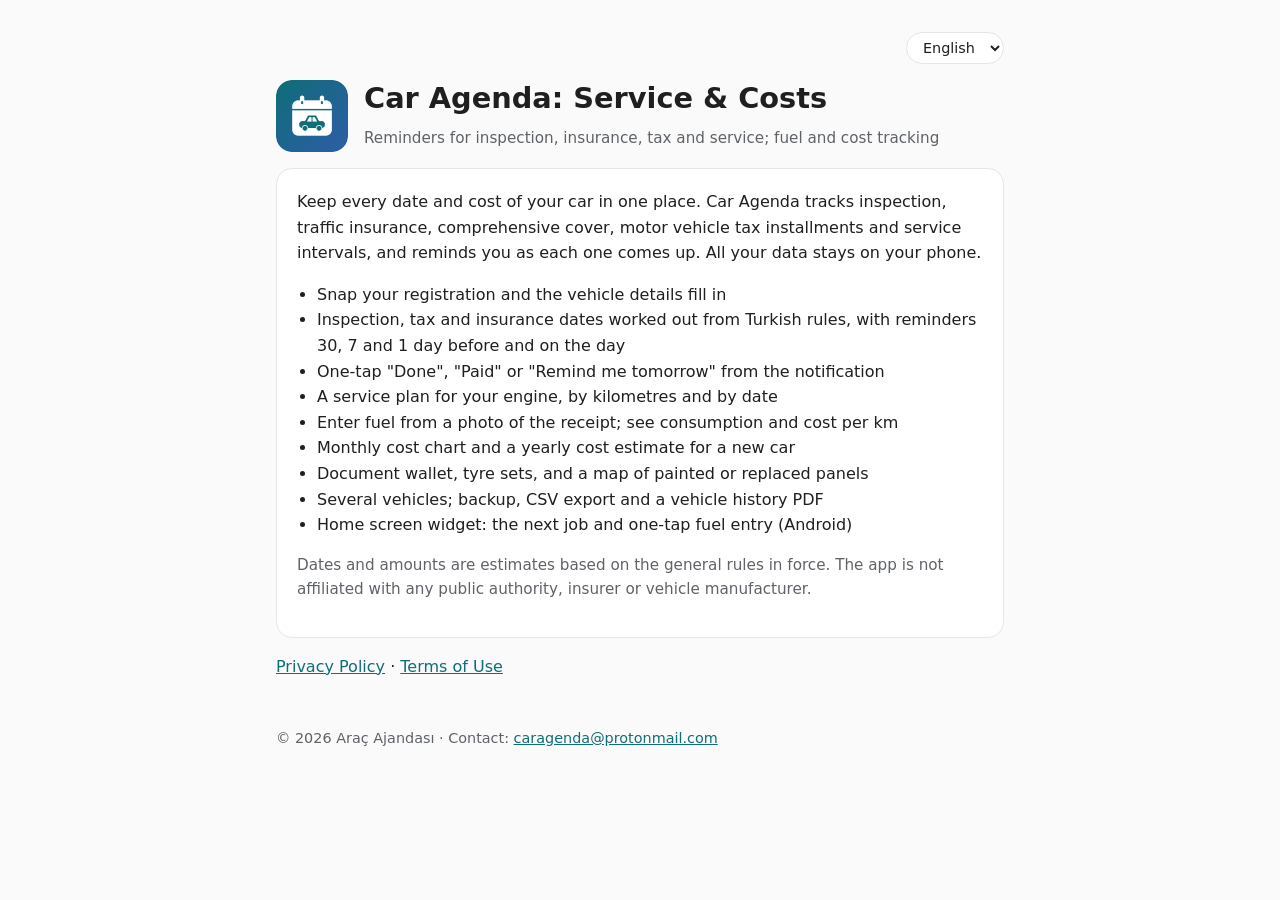
<file: index.html>
<!doctype html>
<html lang="tr" data-title-tr="Araç Ajandası · Bakım ve masraf takibi"
      data-title-en="Car Agenda · Service and cost tracker">
<head>
  <meta charset="utf-8">
  <meta name="viewport" content="width=device-width, initial-scale=1">
  <title>Araç Ajandası · Car Agenda</title>
  <meta name="description" content="Muayene, sigorta, MTV ve bakım tarihlerini hatırlatır; yakıt ve masrafı takip eder. Reminders for inspection, insurance, tax and service; fuel and cost tracking.">
  <link rel="icon" href="icon.png">
  <link rel="stylesheet" href="style.css">
  <script src="lang.js" defer></script>
</head>
<body>
<main>
  <div class="topbar">
    <select class="lang-select" data-lang-select aria-label="Language / Dil">
      <option value="tr">Türkçe</option>
      <option value="en">English</option>
    </select>
  </div>

  <div class="app">
    <img src="icon.png" alt="">
    <div>
      <h1><span data-lang="tr">Araç Ajandası: Bakım &amp; Masraf</span><span data-lang="en">Car Agenda: Service &amp; Costs</span></h1>
      <span class="muted" data-lang="tr">Muayene, sigorta, MTV ve bakım hatırlatıcı; yakıt ve masraf takibi</span>
      <span class="muted" data-lang="en">Reminders for inspection, insurance, tax and service; fuel and cost tracking</span>
    </div>
  </div>

  <div class="card" data-lang="tr">
    <p style="margin-top:0">Aracının bütün tarihlerini ve masraflarını tek yerde tut. Araç Ajandası muayene, trafik sigortası, kasko, MTV taksitleri ve bakım zamanlarını takip eder, günü yaklaşınca hatırlatır.
      Tüm verilerin yalnızca telefonunda saklanır.</p>
    <ul>
      <li>Ruhsatının fotoğrafını çek, araç bilgileri kendiliğinden dolsun</li>
      <li>Muayene, MTV ve sigorta tarihleri kurallara göre hesaplanır; 30, 7 ve 1 gün kala ve günü gelince bildirim</li>
      <li>Bildirimden tek dokunuşla "Yaptırdım", "Ödedim" ya da "Yarın hatırlat"</li>
      <li>Motoruna göre bakım planı, kilometreye ve tarihe göre</li>
      <li>Yakıtı fişin fotoğrafından gir; tüketimini ve kilometre başına maliyetini gör</li>
      <li>Aylık masraf grafiği ve yeni bir aracın yıllık maliyet hesabı</li>
      <li>Belge cüzdanı, lastik takımları, boya ve değişen parça haritası</li>
      <li>Birden fazla araç; yedekleme, CSV ve araç geçmişi PDF'i</li>
      <li>Ana ekran widget'ı: sıradaki iş ve tek dokunuşla yakıt ekleme (Android)</li>
    </ul>
    <p class="muted">Tarihler ve tutarlar yürürlükteki genel kurallardan hesaplanan tahminlerdir. Uygulama hiçbir kamu kurumu, sigorta şirketi ya da araç üreticisiyle bağlantılı değildir.</p>
  </div>

  <div class="card" data-lang="en">
    <p style="margin-top:0">Keep every date and cost of your car in one place. Car Agenda tracks inspection, traffic insurance, comprehensive cover, motor vehicle tax installments and service intervals, and reminds you as each one comes up.
      All your data stays on your phone.</p>
    <ul>
      <li>Snap your registration and the vehicle details fill in</li>
      <li>Inspection, tax and insurance dates worked out from Turkish rules, with reminders 30, 7 and 1 day before and on the day</li>
      <li>One-tap "Done", "Paid" or "Remind me tomorrow" from the notification</li>
      <li>A service plan for your engine, by kilometres and by date</li>
      <li>Enter fuel from a photo of the receipt; see consumption and cost per km</li>
      <li>Monthly cost chart and a yearly cost estimate for a new car</li>
      <li>Document wallet, tyre sets, and a map of painted or replaced panels</li>
      <li>Several vehicles; backup, CSV export and a vehicle history PDF</li>
      <li>Home screen widget: the next job and one-tap fuel entry (Android)</li>
    </ul>
    <p class="muted">Dates and amounts are estimates based on the general rules in force. The app is not affiliated with any public authority, insurer or vehicle manufacturer.</p>
  </div>

  <p>
    <a href="privacy.html" data-lang="tr">Gizlilik Politikası</a>
    <a href="privacy.html" data-lang="en">Privacy Policy</a>
    <span data-lang="tr">· <a href="terms.html">Kullanım Koşulları</a></span>
    <span data-lang="en">· <a href="terms.html">Terms of Use</a></span>
  </p>

  <footer>© 2026 Araç Ajandası ·
    <span data-lang="tr">İletişim:</span><span data-lang="en">Contact:</span>
    <a href="mailto:caragenda@protonmail.com">caragenda@protonmail.com</a></footer>
</main>
</body>
</html>
</file>
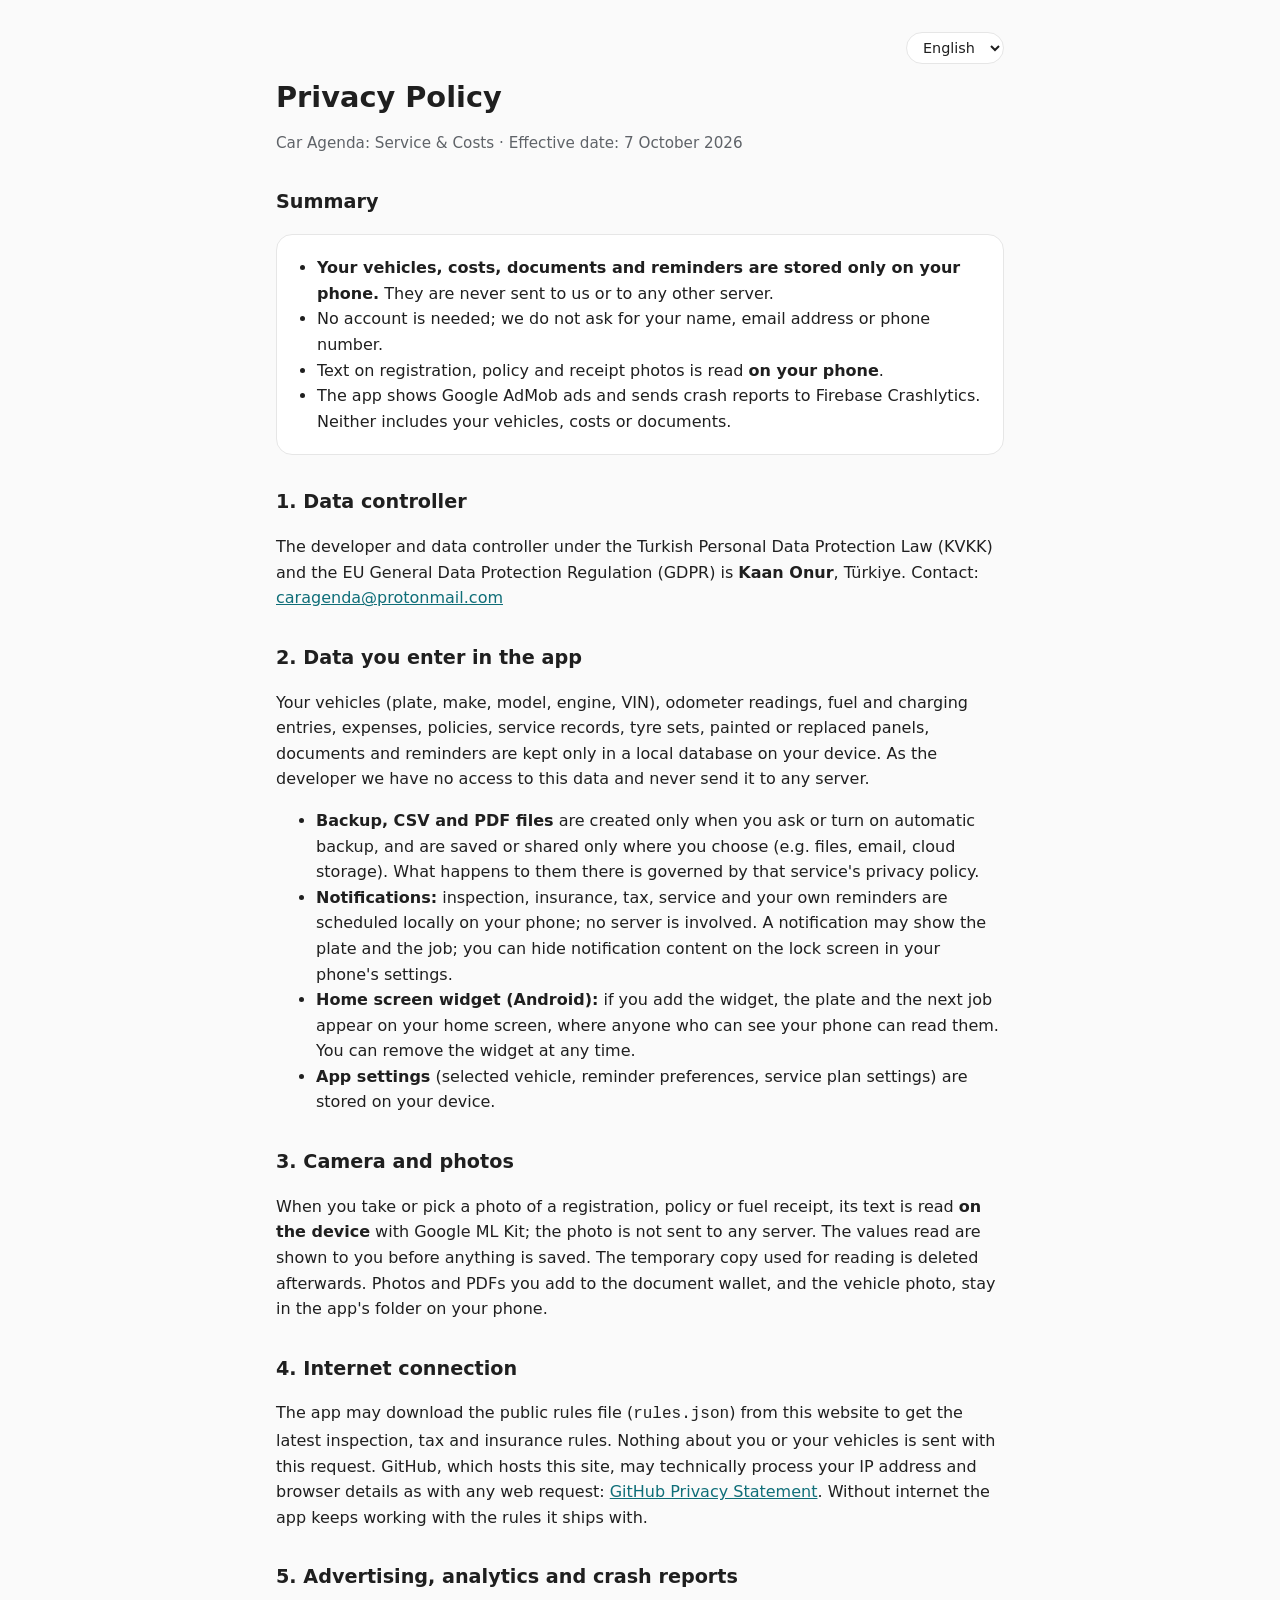
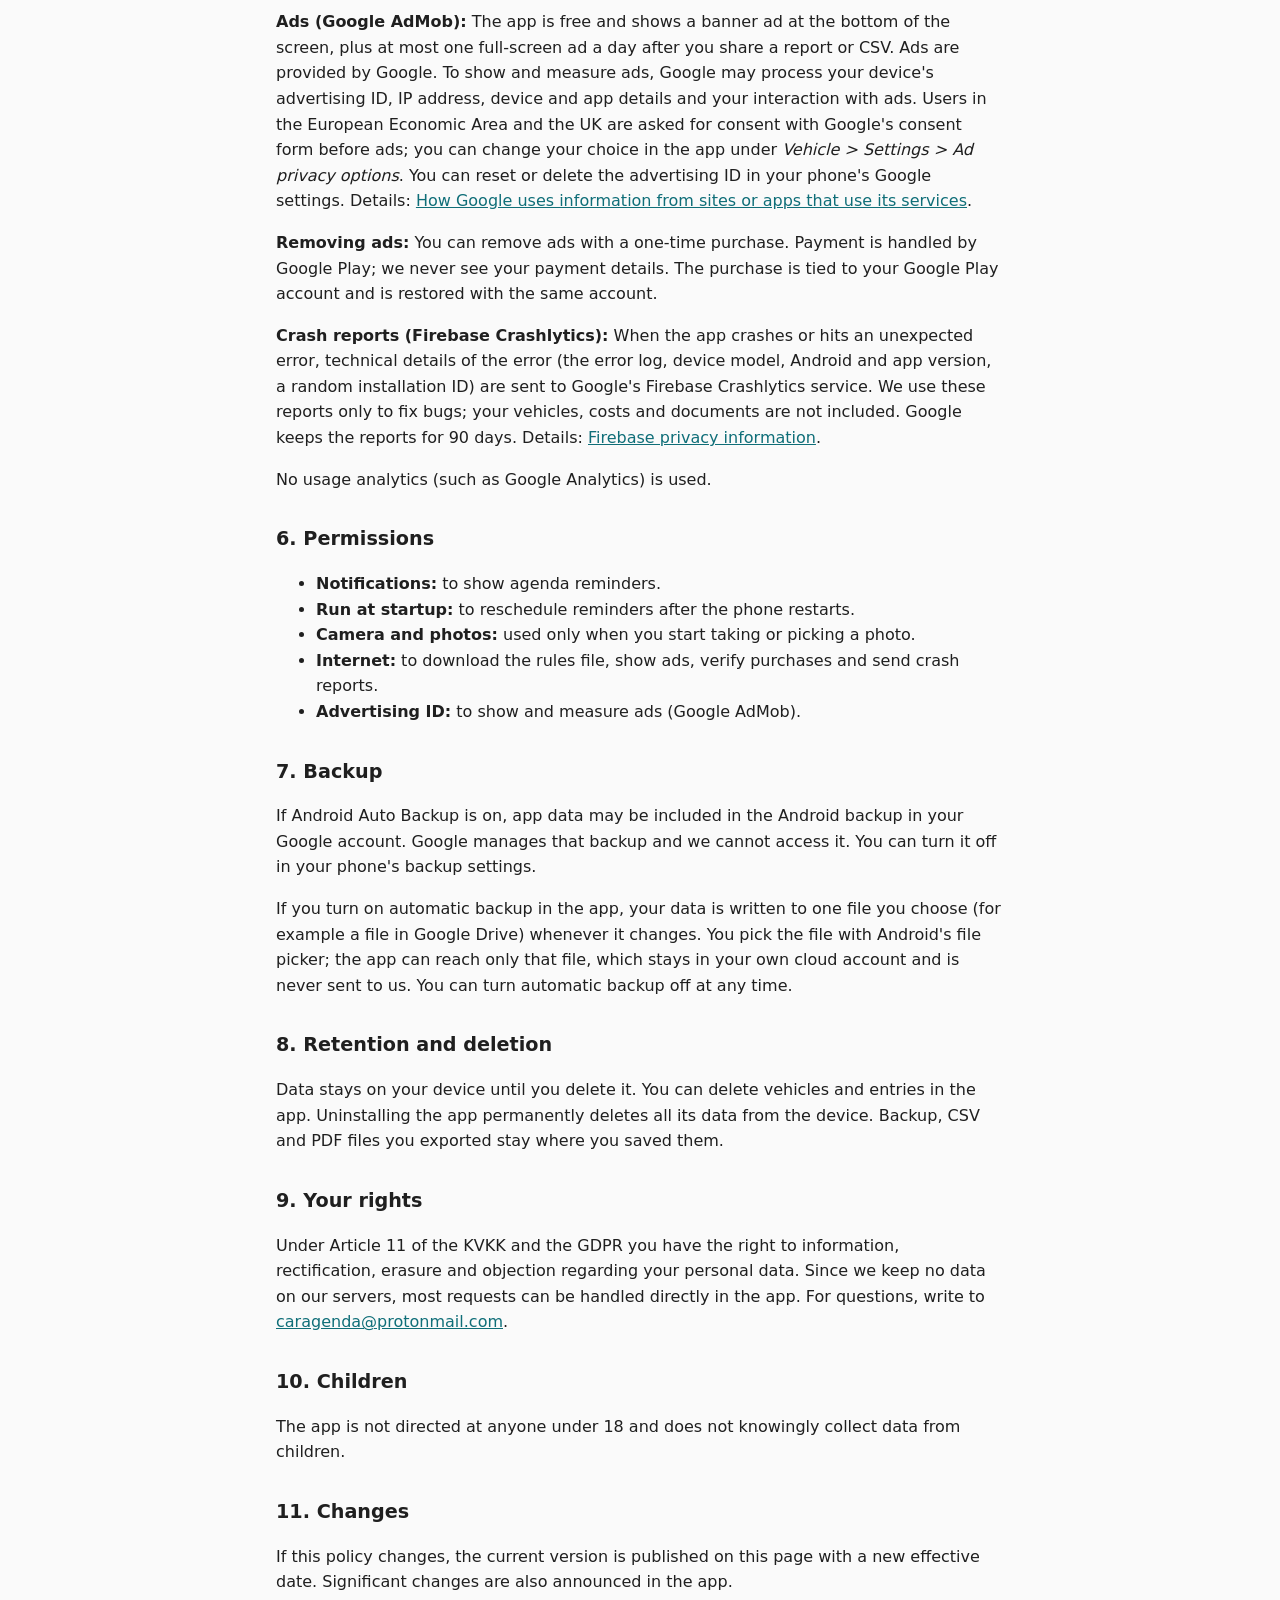
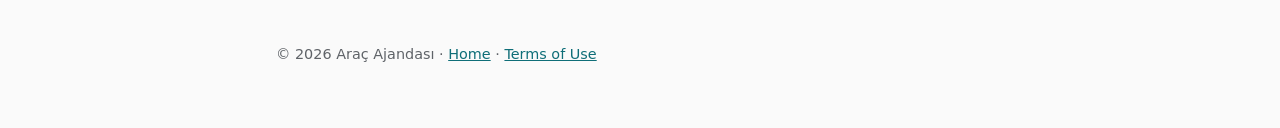
<file: privacy.html>
<!doctype html>
<html lang="tr" data-title-tr="Gizlilik Politikası — Araç Ajandası" data-title-en="Privacy Policy — Car Agenda">
<head>
  <meta charset="utf-8">
  <meta name="viewport" content="width=device-width, initial-scale=1">
  <title>Gizlilik Politikası · Privacy Policy — Araç Ajandası / Car Agenda</title>
  <link rel="icon" href="icon.png">
  <link rel="stylesheet" href="style.css">
  <script src="lang.js" defer></script>
</head>
<body>
<main>
  <div class="topbar">
    <select class="lang-select" data-lang-select aria-label="Language / Dil">
      <option value="tr">Türkçe</option>
      <option value="en">English</option>
    </select>
  </div>
  <h1><span data-lang="tr">Gizlilik Politikası</span><span data-lang="en">Privacy Policy</span></h1>
  <p class="muted" data-lang="tr">Araç Ajandası: Bakım &amp; Masraf · Yürürlük tarihi: 07.10.2026</p>
  <p class="muted" data-lang="en">Car Agenda: Service &amp; Costs · Effective date: 7 October 2026</p>

  <!-- ===================================================== TÜRKÇE -->
  <section id="tr" data-lang="tr">
    <h2>Özet</h2>
    <div class="card">
      <ul>
        <li><strong>Araç bilgilerin, masrafların, belgelerin ve hatırlatmaların yalnızca telefonunda saklanır.</strong> Bize veya başka bir sunucuya gönderilmez.</li>
        <li>Hesap açman gerekmez; adını, e-postanı veya telefon numaranı istemeyiz.</li>
        <li>Ruhsat, poliçe ve fiş fotoğraflarındaki yazılar <strong>telefonunun içinde</strong> okunur.</li>
        <li>Uygulamada Google AdMob reklamları gösterilir ve çökme raporları Firebase Crashlytics'e gönderilir. Bunlara araç, masraf veya belge bilgilerin dahil değildir.</li>
      </ul>
    </div>

    <h2>1. Veri sorumlusu</h2>
    <p>Uygulamanın geliştiricisi ve 6698 sayılı Kişisel Verilerin Korunması Kanunu (KVKK) ile Avrupa Birliği Genel Veri Koruma Tüzüğü (GDPR) kapsamında veri sorumlusu:
      <strong>Kaan Onur</strong>, Türkiye. İletişim: <a href="mailto:caragenda@protonmail.com">caragenda@protonmail.com</a></p>

    <h2>2. Uygulamada girdiğin veriler</h2>
    <p>Araçların (plaka, marka, model, motor, şasi numarası), kilometre okumaları, yakıt ve şarj kayıtları, masraflar, poliçeler, servis kayıtları, lastik takımları,
      boya ve değişen parça bilgileri, belgeler ve hatırlatmalar yalnızca cihazındaki yerel veritabanında tutulur.
      Geliştirici olarak bu verilere erişimimiz yoktur ve bunları hiçbir sunucuya göndermeyiz.</p>
    <ul>
      <li><strong>Yedek, CSV ve PDF dosyaları:</strong> Yalnızca sen oluşturduğunda ya da otomatik yedeği açtığında, senin seçtiğin yere (ör. dosyalar, e-posta, bulut depolama) kaydedilir veya paylaşılır.
        Bu dosyaların sonrasında nasıl işlendiği, seçtiğin hizmetin kendi gizlilik politikasına tabidir.</li>
      <li><strong>Bildirimler:</strong> Muayene, sigorta, vergi, bakım ve kendi hatırlatmaların telefonunda yerel olarak planlanır; bir sunucu kullanılmaz.
        Bildirimde plaka ve işin adı görünebilir; kilit ekranında görünmesini telefonunun bildirim ayarlarından kapatabilirsin.</li>
      <li><strong>Ana ekran widget'ı (Android):</strong> Widget'ı eklersen plaka ve sıradaki iş ana ekranında görünür; telefonunu görebilen herkes bu bilgiyi görebilir.
        Widget'ı istediğin zaman kaldırabilirsin.</li>
      <li><strong>Uygulama ayarları</strong> (seçili araç, hatırlatma tercihleri, bakım planı ayarları) cihazında saklanır.</li>
    </ul>

    <h2>3. Kamera ve fotoğraflar</h2>
    <p>Ruhsat, poliçe ya da yakıt fişi fotoğrafı çektiğinde veya galeriden seçtiğinde, üzerindeki yazılar Google ML Kit ile <strong>cihaz üzerinde</strong> okunur; fotoğraf bir sunucuya gönderilmez.
      Okunan değerler kaydedilmeden önce sana gösterilir. Okuma için kullanılan geçici kopya işlem bitince silinir.
      Belge cüzdanına eklediğin fotoğraflar ve PDF'ler ile araç fotoğrafı yalnızca uygulamanın telefondaki klasöründe durur.</p>

    <h2>4. İnternet bağlantısı</h2>
    <p>Uygulama, muayene, vergi ve sigorta kurallarının güncel halini almak için bu web sitesindeki herkese açık kural dosyasını (<code>rules.json</code>) indirebilir.
      Bu istek sırasında senden veya araçlarından hiçbir bilgi gönderilmez. Siteyi barındıran GitHub, her web isteğinde olduğu gibi IP adresini ve tarayıcı bilgisini teknik olarak işleyebilir:
      <a href="https://docs.github.com/site-policy/privacy-policies/github-general-privacy-statement">GitHub Gizlilik Bildirimi</a>.
      İnternet yoksa uygulama, içindeki kurallarla çalışmaya devam eder.</p>

    <h2>5. Reklam, analiz ve hata raporları</h2>
    <p><strong>Reklamlar (Google AdMob):</strong> Uygulama ücretsizdir ve ekranın altında bir banner reklam, rapor veya CSV paylaştıktan sonra da günde en fazla bir tam ekran reklam gösterir.
      Reklamları Google sağlar. Google, reklam göstermek ve ölçmek için cihazın reklam kimliğini, IP adresini, cihaz ve uygulama bilgilerini ve reklamla etkileşimini işleyebilir.
      Avrupa Ekonomik Alanı ve Birleşik Krallık'taki kullanıcılardan reklam öncesinde Google'ın onay formuyla izin istenir; seçimini uygulamadaki <em>Araç &gt; Ayarlar &gt; Reklam gizlilik seçenekleri</em> satırından değiştirebilirsin.
      Reklam kimliğini telefonunun Google ayarlarından sıfırlayabilir veya silebilirsin.
      Ayrıntılar: <a href="https://policies.google.com/technologies/partner-sites">Google iş ortaklarının sitelerini veya uygulamalarını kullandığınızda Google verileri nasıl kullanır</a>.</p>
    <p><strong>Reklamları kaldırma:</strong> Reklamları tek seferlik bir satın almayla kaldırabilirsin. Ödeme Google Play üzerinden yapılır; ödeme bilgilerini biz görmeyiz.
      Satın alma Google Play hesabına bağlıdır ve aynı hesapla geri yüklenir.</p>
    <p><strong>Çökme raporları (Firebase Crashlytics):</strong> Uygulama çöktüğünde veya beklenmedik bir hata olduğunda hatanın teknik ayrıntıları (hata kaydı, cihaz modeli, Android ve uygulama sürümü, rastgele bir kurulum kimliği) Google'ın Firebase Crashlytics hizmetine gönderilir.
      Bu raporları yalnızca hataları düzeltmek için kullanırız; araç, masraf veya belge bilgilerin raporlara eklenmez. Raporlar Google tarafından 90 gün saklanır.
      Ayrıntılar: <a href="https://firebase.google.com/support/privacy">Firebase gizlilik bilgileri</a>.</p>
    <p>Kullanım analizi (Google Analytics vb.) kullanılmaz.</p>

    <h2>6. İzinler</h2>
    <ul>
      <li><strong>Bildirimler:</strong> Ajanda hatırlatmalarını göstermek için.</li>
      <li><strong>Yeniden başlatma sonrası çalışma:</strong> Telefon yeniden başladığında hatırlatmaları yeniden planlamak için.</li>
      <li><strong>Kamera ve fotoğraflar:</strong> Yalnızca sen fotoğraf çekmeyi veya seçmeyi başlattığında kullanılır.</li>
      <li><strong>İnternet:</strong> Kural dosyasını indirmek, reklamları göstermek, satın almayı doğrulamak ve çökme raporlarını göndermek için.</li>
      <li><strong>Reklam kimliği:</strong> Reklamları göstermek ve ölçmek için (Google AdMob).</li>
    </ul>

    <h2>7. Yedekleme</h2>
    <p>Android'in otomatik yedeklemesi açıksa uygulama verileri, Google hesabındaki Android yedeğine dahil olabilir; bu yedeği Google yönetir ve biz erişemeyiz.
      Bunu telefonunun yedekleme ayarlarından kapatabilirsin.</p>
    <p>Uygulamadaki otomatik yedeği açarsan, verilerin değiştikçe senin seçtiğin tek bir dosyaya (ör. Google Drive'daki bir dosya) yazılır. Dosyayı Android'in dosya seçicisiyle sen seçersin;
      uygulama yalnızca bu dosyaya erişir ve dosya senin bulut hesabında durur, bize gönderilmez. Otomatik yedeği istediğin zaman kapatabilirsin.</p>

    <h2>8. Saklama süresi ve silme</h2>
    <p>Veriler sen silene kadar cihazında kalır. Araçları ve kayıtları uygulama içinden tek tek silebilirsin.
      Uygulamayı kaldırdığında cihazdaki tüm uygulama verileri kalıcı olarak silinir. Senin dışa aktardığın yedek, CSV ve PDF dosyaları ise kaydettiğin yerde kalır.</p>

    <h2>9. Hakların</h2>
    <p>KVKK'nın 11. maddesi ve GDPR kapsamında kişisel verilerine ilişkin bilgi alma, düzeltme, silme ve itiraz haklarına sahipsin.
      Verilerini sunucularımızda tutmadığımız için bu talepler çoğunlukla doğrudan uygulama içinden karşılanabilir.
      Sorular için bize <a href="mailto:caragenda@protonmail.com">caragenda@protonmail.com</a> adresinden ulaşabilirsin.</p>

    <h2>10. Çocuklar</h2>
    <p>Uygulama 18 yaşından küçüklere yönelik değildir ve bilerek çocuklardan veri toplamaz.</p>

    <h2>11. Değişiklikler</h2>
    <p>Bu politika değişirse güncel hali bu sayfada yayınlanır ve yürürlük tarihi güncellenir. Önemli değişiklikler uygulama içinde de duyurulur.</p>
  </section>

  <!-- ===================================================== ENGLISH -->
  <section id="en" data-lang="en">
    <h2>Summary</h2>
    <div class="card">
      <ul>
        <li><strong>Your vehicles, costs, documents and reminders are stored only on your phone.</strong> They are never sent to us or to any other server.</li>
        <li>No account is needed; we do not ask for your name, email address or phone number.</li>
        <li>Text on registration, policy and receipt photos is read <strong>on your phone</strong>.</li>
        <li>The app shows Google AdMob ads and sends crash reports to Firebase Crashlytics. Neither includes your vehicles, costs or documents.</li>
      </ul>
    </div>

    <h2>1. Data controller</h2>
    <p>The developer and data controller under the Turkish Personal Data Protection Law (KVKK) and the EU General Data Protection Regulation (GDPR) is
      <strong>Kaan Onur</strong>, Türkiye. Contact: <a href="mailto:caragenda@protonmail.com">caragenda@protonmail.com</a></p>

    <h2>2. Data you enter in the app</h2>
    <p>Your vehicles (plate, make, model, engine, VIN), odometer readings, fuel and charging entries, expenses, policies, service records, tyre sets,
      painted or replaced panels, documents and reminders are kept only in a local database on your device.
      As the developer we have no access to this data and never send it to any server.</p>
    <ul>
      <li><strong>Backup, CSV and PDF files</strong> are created only when you ask or turn on automatic backup, and are saved or shared only where you choose (e.g. files, email, cloud storage).
        What happens to them there is governed by that service's privacy policy.</li>
      <li><strong>Notifications:</strong> inspection, insurance, tax, service and your own reminders are scheduled locally on your phone; no server is involved.
        A notification may show the plate and the job; you can hide notification content on the lock screen in your phone's settings.</li>
      <li><strong>Home screen widget (Android):</strong> if you add the widget, the plate and the next job appear on your home screen, where anyone who can see your phone can read them.
        You can remove the widget at any time.</li>
      <li><strong>App settings</strong> (selected vehicle, reminder preferences, service plan settings) are stored on your device.</li>
    </ul>

    <h2>3. Camera and photos</h2>
    <p>When you take or pick a photo of a registration, policy or fuel receipt, its text is read <strong>on the device</strong> with Google ML Kit; the photo is not sent to any server.
      The values read are shown to you before anything is saved. The temporary copy used for reading is deleted afterwards.
      Photos and PDFs you add to the document wallet, and the vehicle photo, stay in the app's folder on your phone.</p>

    <h2>4. Internet connection</h2>
    <p>The app may download the public rules file (<code>rules.json</code>) from this website to get the latest inspection, tax and insurance rules.
      Nothing about you or your vehicles is sent with this request. GitHub, which hosts this site, may technically process your IP address and browser details as with any web request:
      <a href="https://docs.github.com/site-policy/privacy-policies/github-general-privacy-statement">GitHub Privacy Statement</a>.
      Without internet the app keeps working with the rules it ships with.</p>

    <h2>5. Advertising, analytics and crash reports</h2>
    <p><strong>Ads (Google AdMob):</strong> The app is free and shows a banner ad at the bottom of the screen, plus at most one full-screen ad a day after you share a report or CSV.
      Ads are provided by Google. To show and measure ads, Google may process your device's advertising ID, IP address, device and app details and your interaction with ads.
      Users in the European Economic Area and the UK are asked for consent with Google's consent form before ads; you can change your choice in the app under <em>Vehicle &gt; Settings &gt; Ad privacy options</em>.
      You can reset or delete the advertising ID in your phone's Google settings.
      Details: <a href="https://policies.google.com/technologies/partner-sites">How Google uses information from sites or apps that use its services</a>.</p>
    <p><strong>Removing ads:</strong> You can remove ads with a one-time purchase. Payment is handled by Google Play; we never see your payment details.
      The purchase is tied to your Google Play account and is restored with the same account.</p>
    <p><strong>Crash reports (Firebase Crashlytics):</strong> When the app crashes or hits an unexpected error, technical details of the error (the error log, device model, Android and app version, a random installation ID) are sent to Google's Firebase Crashlytics service.
      We use these reports only to fix bugs; your vehicles, costs and documents are not included. Google keeps the reports for 90 days.
      Details: <a href="https://firebase.google.com/support/privacy">Firebase privacy information</a>.</p>
    <p>No usage analytics (such as Google Analytics) is used.</p>

    <h2>6. Permissions</h2>
    <ul>
      <li><strong>Notifications:</strong> to show agenda reminders.</li>
      <li><strong>Run at startup:</strong> to reschedule reminders after the phone restarts.</li>
      <li><strong>Camera and photos:</strong> used only when you start taking or picking a photo.</li>
      <li><strong>Internet:</strong> to download the rules file, show ads, verify purchases and send crash reports.</li>
      <li><strong>Advertising ID:</strong> to show and measure ads (Google AdMob).</li>
    </ul>

    <h2>7. Backup</h2>
    <p>If Android Auto Backup is on, app data may be included in the Android backup in your Google account. Google manages that backup and we cannot access it.
      You can turn it off in your phone's backup settings.</p>
    <p>If you turn on automatic backup in the app, your data is written to one file you choose (for example a file in Google Drive) whenever it changes. You pick the file with Android's file picker;
      the app can reach only that file, which stays in your own cloud account and is never sent to us. You can turn automatic backup off at any time.</p>

    <h2>8. Retention and deletion</h2>
    <p>Data stays on your device until you delete it. You can delete vehicles and entries in the app.
      Uninstalling the app permanently deletes all its data from the device. Backup, CSV and PDF files you exported stay where you saved them.</p>

    <h2>9. Your rights</h2>
    <p>Under Article 11 of the KVKK and the GDPR you have the right to information, rectification, erasure and objection regarding your personal data.
      Since we keep no data on our servers, most requests can be handled directly in the app.
      For questions, write to <a href="mailto:caragenda@protonmail.com">caragenda@protonmail.com</a>.</p>

    <h2>10. Children</h2>
    <p>The app is not directed at anyone under 18 and does not knowingly collect data from children.</p>

    <h2>11. Changes</h2>
    <p>If this policy changes, the current version is published on this page with a new effective date. Significant changes are also announced in the app.</p>
  </section>

  <footer>© 2026 Araç Ajandası · <a href="./"><span data-lang="tr">Ana sayfa</span><span data-lang="en">Home</span></a> · <a href="terms.html"><span data-lang="tr">Kullanım Koşulları</span><span data-lang="en">Terms of Use</span></a></footer>
</main>
</body>
</html>
</file>
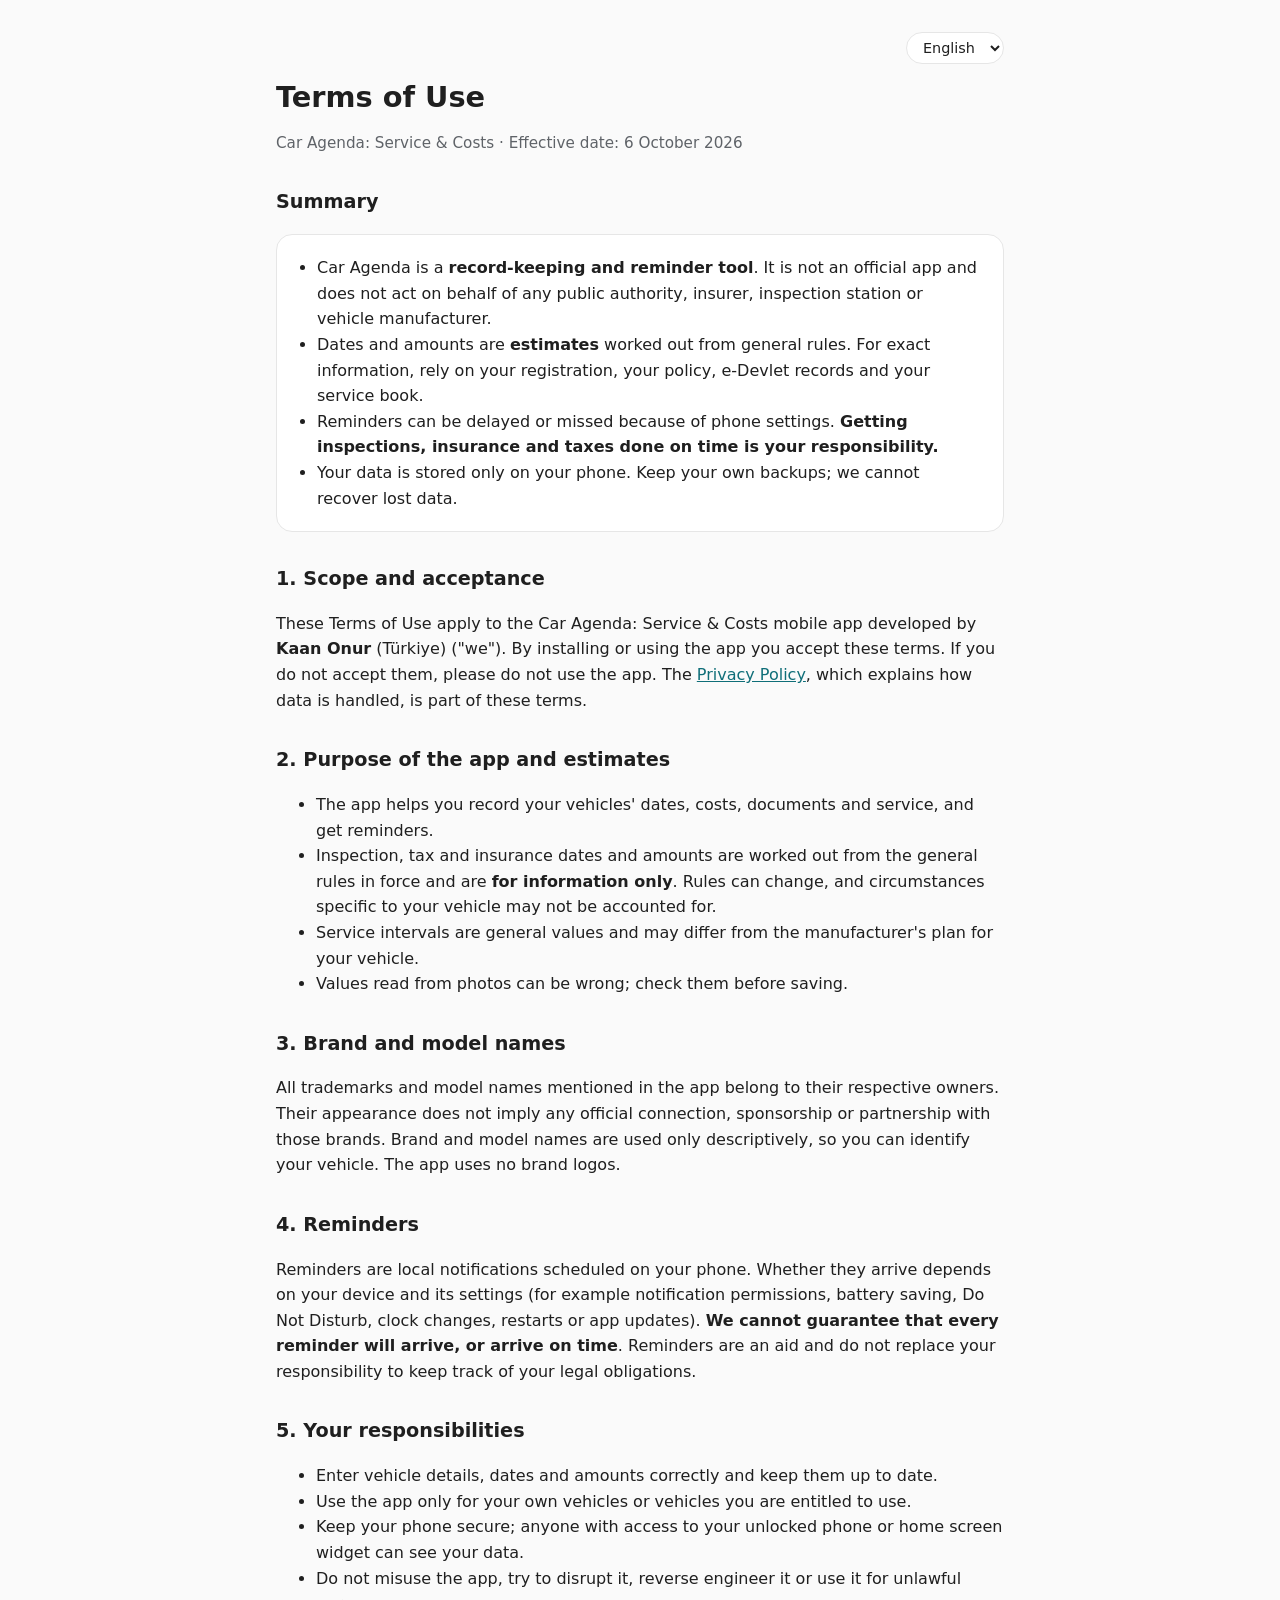
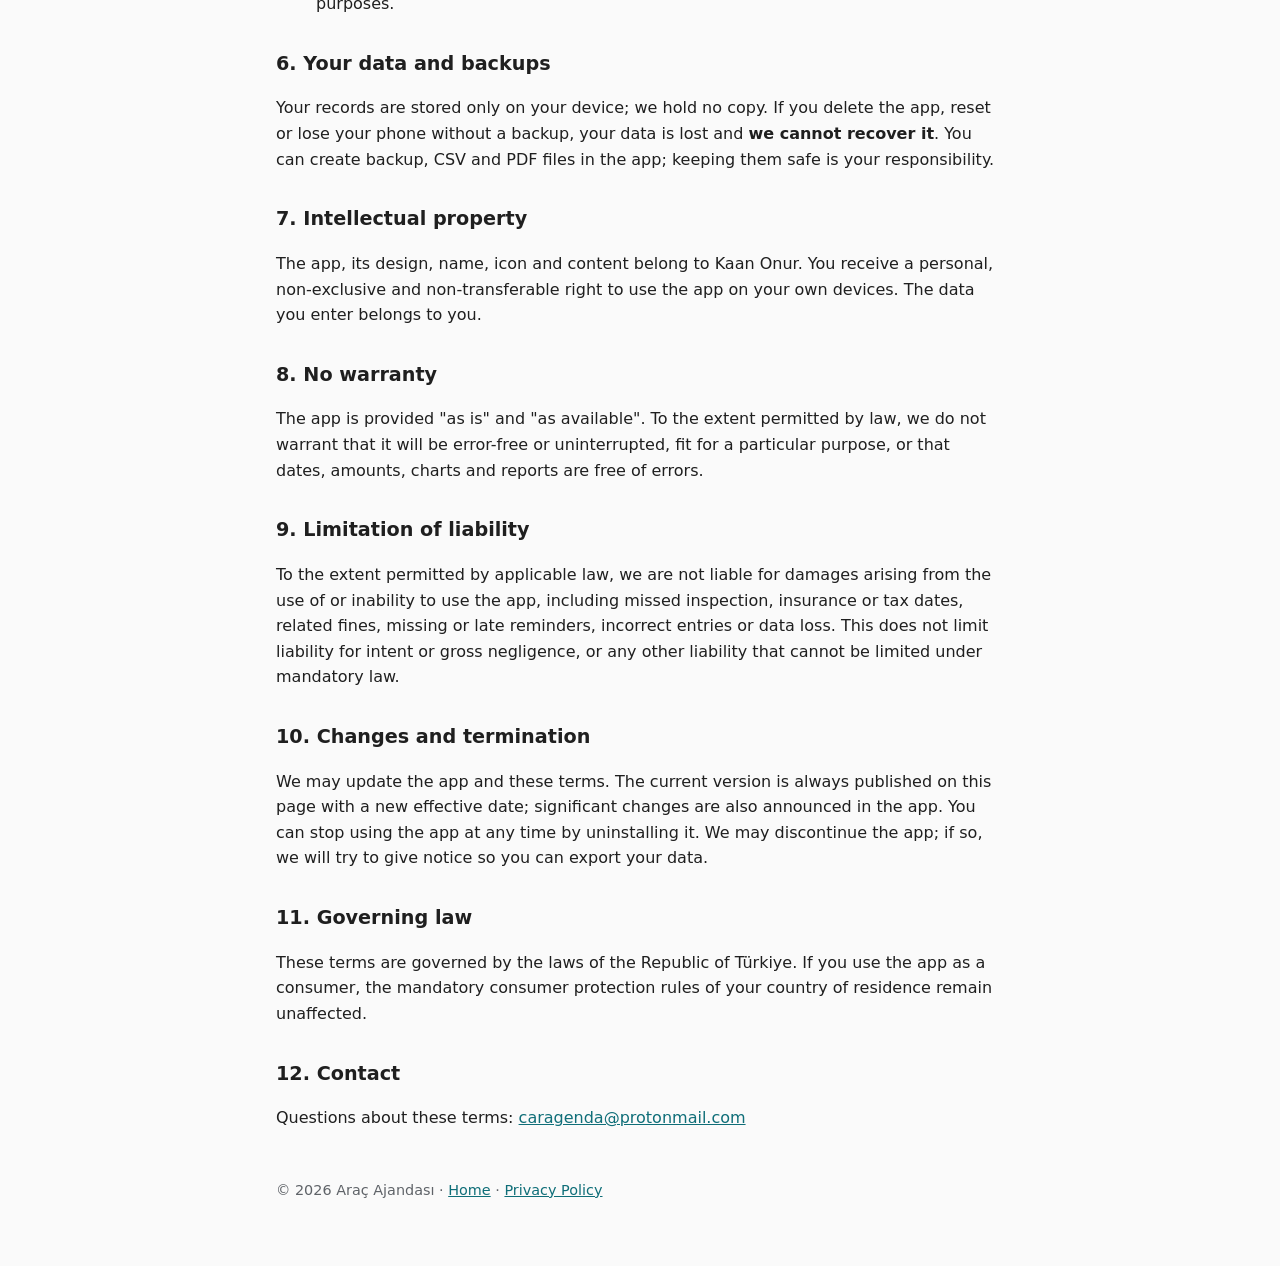
<file: terms.html>
<!doctype html>
<html lang="tr" data-title-tr="Kullanım Koşulları — Araç Ajandası" data-title-en="Terms of Use — Car Agenda">
<head>
  <meta charset="utf-8">
  <meta name="viewport" content="width=device-width, initial-scale=1">
  <title>Kullanım Koşulları · Terms of Use — Araç Ajandası / Car Agenda</title>
  <link rel="icon" href="icon.png">
  <link rel="stylesheet" href="style.css">
  <script src="lang.js" defer></script>
</head>
<body>
<main>
  <div class="topbar">
    <select class="lang-select" data-lang-select aria-label="Language / Dil">
      <option value="tr">Türkçe</option>
      <option value="en">English</option>
    </select>
  </div>
  <h1><span data-lang="tr">Kullanım Koşulları</span><span data-lang="en">Terms of Use</span></h1>
  <p class="muted" data-lang="tr">Araç Ajandası: Bakım &amp; Masraf · Yürürlük tarihi: 06.10.2026</p>
  <p class="muted" data-lang="en">Car Agenda: Service &amp; Costs · Effective date: 6 October 2026</p>

  <!-- ===================================================== TÜRKÇE -->
  <section id="tr" data-lang="tr">
    <h2>Özet</h2>
    <div class="card">
      <ul>
        <li>Araç Ajandası bir <strong>kayıt ve hatırlatma aracıdır</strong>. Resmî bir uygulama değildir; hiçbir kamu kurumu, sigorta şirketi, muayene istasyonu ya da araç üreticisi adına işlem yapmaz.</li>
        <li>Tarihler ve tutarlar genel kurallardan hesaplanan <strong>tahminlerdir</strong>. Kesin bilgi için ruhsatını, poliçeni, e-Devlet kayıtlarını ve servis kitapçığını esas al.</li>
        <li>Hatırlatmalar telefon ayarları nedeniyle gecikebilir veya gelmeyebilir. <strong>Muayene, sigorta ve vergi işlerini zamanında yapmak senin sorumluluğundadır.</strong></li>
        <li>Verilerin yalnızca telefonunda saklanır. Yedeğini kendin almalısın; kaybolan verileri biz geri getiremeyiz.</li>
      </ul>
    </div>

    <h2>1. Kapsam ve kabul</h2>
    <p>Bu Kullanım Koşulları, <strong>Kaan Onur</strong> (Türkiye) tarafından geliştirilen Araç Ajandası: Bakım &amp; Masraf mobil uygulamasına uygulanır ("biz").
      Uygulamayı yükleyerek veya kullanarak bu koşulları kabul etmiş olursun. Kabul etmiyorsan lütfen uygulamayı kullanma.
      Verilerin nasıl işlendiğini anlatan <a href="privacy.html">Gizlilik Politikası</a> bu koşulların bir parçasıdır.</p>

    <h2>2. Uygulamanın amacı ve tahmini bilgiler</h2>
    <ul>
      <li>Uygulama; araçlarının tarihlerini, masraflarını, belgelerini ve bakımlarını kaydetmene ve hatırlatma almana yardımcı olur.</li>
      <li>Muayene, vergi ve sigorta tarihleri ile tutarlar yürürlükteki genel kurallardan hesaplanır ve <strong>yalnızca bilgilendirme amaçlıdır</strong>. Kurallar değişebilir ve aracına özel durumlar hesaba katılmamış olabilir.</li>
      <li>Bakım aralıkları genel değerlerdir ve üreticinin aracın için verdiği plandan farklı olabilir.</li>
      <li>Fotoğraftan okunan değerler hatalı olabilir; kaydetmeden önce kontrol et.</li>
    </ul>

    <h2>3. Marka ve model adları</h2>
    <p>Uygulamada adı geçen tüm ticari markalar ve model isimleri ilgili sahiplerinin mülkiyetindedir. Bu adların yer alması, söz konusu markalarla resmî bir bağlantı,
      sponsorluk veya ortaklık olduğu anlamına gelmez. Marka ve model isimleri yalnızca aracını tanımlaman için, açıklayıcı amaçla kullanılır. Uygulamada marka logosu kullanılmaz.</p>

    <h2>4. Hatırlatmalar</h2>
    <p>Hatırlatmalar telefonunda planlanan yerel bildirimlerdir. Ulaşmaları cihazına ve ayarlarına bağlıdır
      (örneğin bildirim izinleri, pil tasarrufu, "Rahatsız etmeyin", saat değişiklikleri, yeniden başlatma veya uygulama güncellemeleri).
      <strong>Her hatırlatmanın geleceğini veya zamanında geleceğini garanti edemeyiz</strong>. Hatırlatmalar bir yardımcıdır; yasal yükümlülüklerini takip etme sorumluluğunun yerini tutmaz.</p>

    <h2>5. Senin sorumlulukların</h2>
    <ul>
      <li>Araç bilgilerini, tarihleri ve tutarları doğru gir ve güncel tut.</li>
      <li>Uygulamayı yalnızca kendi araçların ya da kullanma yetkin olan araçlar için kullan.</li>
      <li>Telefonunu güvende tut; kilidi açık telefonuna veya ana ekran widget'ına erişen herkes verilerini görebilir.</li>
      <li>Uygulamayı kötüye kullanma, işleyişini bozmaya çalışma, tersine mühendislik yapma veya hukuka aykırı amaçlarla kullanma.</li>
    </ul>

    <h2>6. Verilerin ve yedekler</h2>
    <p>Kayıtların yalnızca cihazında saklanır; bizde bir kopyası yoktur. Yedek almadan uygulamayı silersen, telefonunu sıfırlarsan veya kaybedersen
      verilerin kaybolur ve <strong>bunları geri getiremeyiz</strong>. Uygulamada yedek dosyası, CSV ve PDF oluşturabilirsin; bunları güvende tutmak senin sorumluluğundadır.</p>

    <h2>7. Fikri mülkiyet</h2>
    <p>Uygulama, tasarımı, adı, ikonu ve içeriği Kaan Onur'a aittir. Uygulamayı kendi cihazlarında kullanmak için kişisel, münhasır olmayan ve devredilemeyen bir kullanım hakkı elde edersin.
      Girdiğin veriler sana aittir.</p>

    <h2>8. Garanti verilmemesi</h2>
    <p>Uygulama "olduğu gibi" ve "mevcut haliyle" sunulur. Yasaların izin verdiği ölçüde; hatasız veya kesintisiz çalışacağını, belirli bir amaca uygun olduğunu
      ya da tarihlerin, tutarların, grafiklerin ve raporların hatasız olduğunu garanti etmeyiz.</p>

    <h2>9. Sorumluluğun sınırlandırılması</h2>
    <p>Yürürlükteki hukukun izin verdiği ölçüde; kaçırılan muayene, sigorta veya vergi tarihleri, bunlara bağlı cezalar, gelmeyen veya geciken hatırlatmalar, hatalı girişler veya veri kaybı dahil olmak üzere
      uygulamanın kullanımından ya da kullanılamamasından doğan zararlardan sorumlu değiliz.
      Bu hüküm; kast veya ağır ihmal hâlindeki sorumluluğu ve zorunlu hukuka göre sınırlandırılamayan diğer sorumlulukları sınırlamaz.</p>

    <h2>10. Değişiklikler ve sona erme</h2>
    <p>Uygulamayı ve bu koşulları güncelleyebiliriz. Güncel hali her zaman yeni bir yürürlük tarihiyle bu sayfada yayınlanır; önemli değişiklikler uygulama içinde de duyurulur.
      Uygulamayı kaldırarak istediğin zaman kullanmayı bırakabilirsin. Uygulamayı sonlandırabiliriz; bu durumda verilerini dışa aktarabilmen için önceden haber vermeye çalışırız.</p>

    <h2>11. Uygulanacak hukuk</h2>
    <p>Bu koşullara Türkiye Cumhuriyeti hukuku uygulanır. Uygulamayı tüketici olarak kullanıyorsan, yaşadığın ülkenin zorunlu tüketici koruma hükümleri saklıdır.</p>

    <h2>12. İletişim</h2>
    <p>Bu koşullarla ilgili sorular için: <a href="mailto:caragenda@protonmail.com">caragenda@protonmail.com</a></p>
  </section>

  <!-- ===================================================== ENGLISH -->
  <section id="en" data-lang="en">
    <h2>Summary</h2>
    <div class="card">
      <ul>
        <li>Car Agenda is a <strong>record-keeping and reminder tool</strong>. It is not an official app and does not act on behalf of any public authority, insurer, inspection station or vehicle manufacturer.</li>
        <li>Dates and amounts are <strong>estimates</strong> worked out from general rules. For exact information, rely on your registration, your policy, e-Devlet records and your service book.</li>
        <li>Reminders can be delayed or missed because of phone settings. <strong>Getting inspections, insurance and taxes done on time is your responsibility.</strong></li>
        <li>Your data is stored only on your phone. Keep your own backups; we cannot recover lost data.</li>
      </ul>
    </div>

    <h2>1. Scope and acceptance</h2>
    <p>These Terms of Use apply to the Car Agenda: Service &amp; Costs mobile app developed by <strong>Kaan Onur</strong> (Türkiye) ("we").
      By installing or using the app you accept these terms. If you do not accept them, please do not use the app.
      The <a href="privacy.html">Privacy Policy</a>, which explains how data is handled, is part of these terms.</p>

    <h2>2. Purpose of the app and estimates</h2>
    <ul>
      <li>The app helps you record your vehicles' dates, costs, documents and service, and get reminders.</li>
      <li>Inspection, tax and insurance dates and amounts are worked out from the general rules in force and are <strong>for information only</strong>. Rules can change, and circumstances specific to your vehicle may not be accounted for.</li>
      <li>Service intervals are general values and may differ from the manufacturer's plan for your vehicle.</li>
      <li>Values read from photos can be wrong; check them before saving.</li>
    </ul>

    <h2>3. Brand and model names</h2>
    <p>All trademarks and model names mentioned in the app belong to their respective owners. Their appearance does not imply any official connection,
      sponsorship or partnership with those brands. Brand and model names are used only descriptively, so you can identify your vehicle. The app uses no brand logos.</p>

    <h2>4. Reminders</h2>
    <p>Reminders are local notifications scheduled on your phone. Whether they arrive depends on your device and its settings
      (for example notification permissions, battery saving, Do Not Disturb, clock changes, restarts or app updates).
      <strong>We cannot guarantee that every reminder will arrive, or arrive on time</strong>. Reminders are an aid and do not replace your responsibility to keep track of your legal obligations.</p>

    <h2>5. Your responsibilities</h2>
    <ul>
      <li>Enter vehicle details, dates and amounts correctly and keep them up to date.</li>
      <li>Use the app only for your own vehicles or vehicles you are entitled to use.</li>
      <li>Keep your phone secure; anyone with access to your unlocked phone or home screen widget can see your data.</li>
      <li>Do not misuse the app, try to disrupt it, reverse engineer it or use it for unlawful purposes.</li>
    </ul>

    <h2>6. Your data and backups</h2>
    <p>Your records are stored only on your device; we hold no copy. If you delete the app, reset or lose your phone without a backup,
      your data is lost and <strong>we cannot recover it</strong>. You can create backup, CSV and PDF files in the app; keeping them safe is your responsibility.</p>

    <h2>7. Intellectual property</h2>
    <p>The app, its design, name, icon and content belong to Kaan Onur. You receive a personal, non-exclusive and non-transferable right to use the app on your own devices.
      The data you enter belongs to you.</p>

    <h2>8. No warranty</h2>
    <p>The app is provided "as is" and "as available". To the extent permitted by law, we do not warrant that it will be error-free or uninterrupted, fit for a particular purpose,
      or that dates, amounts, charts and reports are free of errors.</p>

    <h2>9. Limitation of liability</h2>
    <p>To the extent permitted by applicable law, we are not liable for damages arising from the use of or inability to use the app, including missed inspection, insurance or tax dates,
      related fines, missing or late reminders, incorrect entries or data loss.
      This does not limit liability for intent or gross negligence, or any other liability that cannot be limited under mandatory law.</p>

    <h2>10. Changes and termination</h2>
    <p>We may update the app and these terms. The current version is always published on this page with a new effective date; significant changes are also announced in the app.
      You can stop using the app at any time by uninstalling it. We may discontinue the app; if so, we will try to give notice so you can export your data.</p>

    <h2>11. Governing law</h2>
    <p>These terms are governed by the laws of the Republic of Türkiye. If you use the app as a consumer, the mandatory consumer protection rules of your country of residence remain unaffected.</p>

    <h2>12. Contact</h2>
    <p>Questions about these terms: <a href="mailto:caragenda@protonmail.com">caragenda@protonmail.com</a></p>
  </section>

  <footer>© 2026 Araç Ajandası · <a href="./"><span data-lang="tr">Ana sayfa</span><span data-lang="en">Home</span></a> · <a href="privacy.html"><span data-lang="tr">Gizlilik Politikası</span><span data-lang="en">Privacy Policy</span></a></footer>
</main>
</body>
</html>
</file>
<file: style.css>
:root {
  --bg: #fafafa;
  --surface: #ffffff;
  --text: #1f1f1f;
  --muted: #5f6368;
  --accent: #0f6e78;
  --border: #e6e6e6;
}
@media (prefers-color-scheme: dark) {
  :root {
    --bg: #121212;
    --surface: #1e1e1e;
    --text: #ececec;
    --muted: #a8a8a8;
    --accent: #5fbcc6;
    --border: #2c2c2c;
  }
}
* { box-sizing: border-box; }
body {
  margin: 0;
  background: var(--bg);
  color: var(--text);
  font: 16px/1.6 system-ui, -apple-system, "Segoe UI", Roboto, sans-serif;
}
main { max-width: 760px; margin: 0 auto; padding: 32px 16px 64px; }
a { color: var(--accent); }
h1 { font-size: 1.8rem; line-height: 1.25; margin: 0 0 8px; }
h2 { font-size: 1.2rem; margin: 32px 0 8px; }
h3 { font-size: 1rem; margin: 20px 0 4px; }
p, li { color: var(--text); }
.muted { color: var(--muted); font-size: 0.95rem; }
.card {
  background: var(--surface);
  border: 1px solid var(--border);
  border-radius: 16px;
  padding: 20px;
  margin: 16px 0;
}
.app { display: flex; gap: 16px; align-items: center; }
.app img { width: 72px; height: 72px; border-radius: 16px; flex: none; }
.lang { display: flex; gap: 12px; margin: 16px 0 8px; font-size: 0.95rem; }
table { width: 100%; border-collapse: collapse; font-size: 0.95rem; }
th, td { text-align: left; padding: 8px; border-bottom: 1px solid var(--border); vertical-align: top; }
footer { margin-top: 48px; color: var(--muted); font-size: 0.9rem; }
.card > ul { margin: 0; padding-left: 20px; }

/* One language at a time (see lang.js) */
html[lang="tr"] [data-lang]:not([data-lang="tr"]) { display: none !important; }
html[lang="en"] [data-lang]:not([data-lang="en"]) { display: none !important; }
.topbar { display: flex; justify-content: flex-end; margin-bottom: 16px; }
.lang-select {
  font: inherit; font-size: 0.9rem; padding: 6px 12px; cursor: pointer;
  border: 1px solid var(--border); border-radius: 999px;
  background: var(--surface); color: var(--text);
}
</file>
